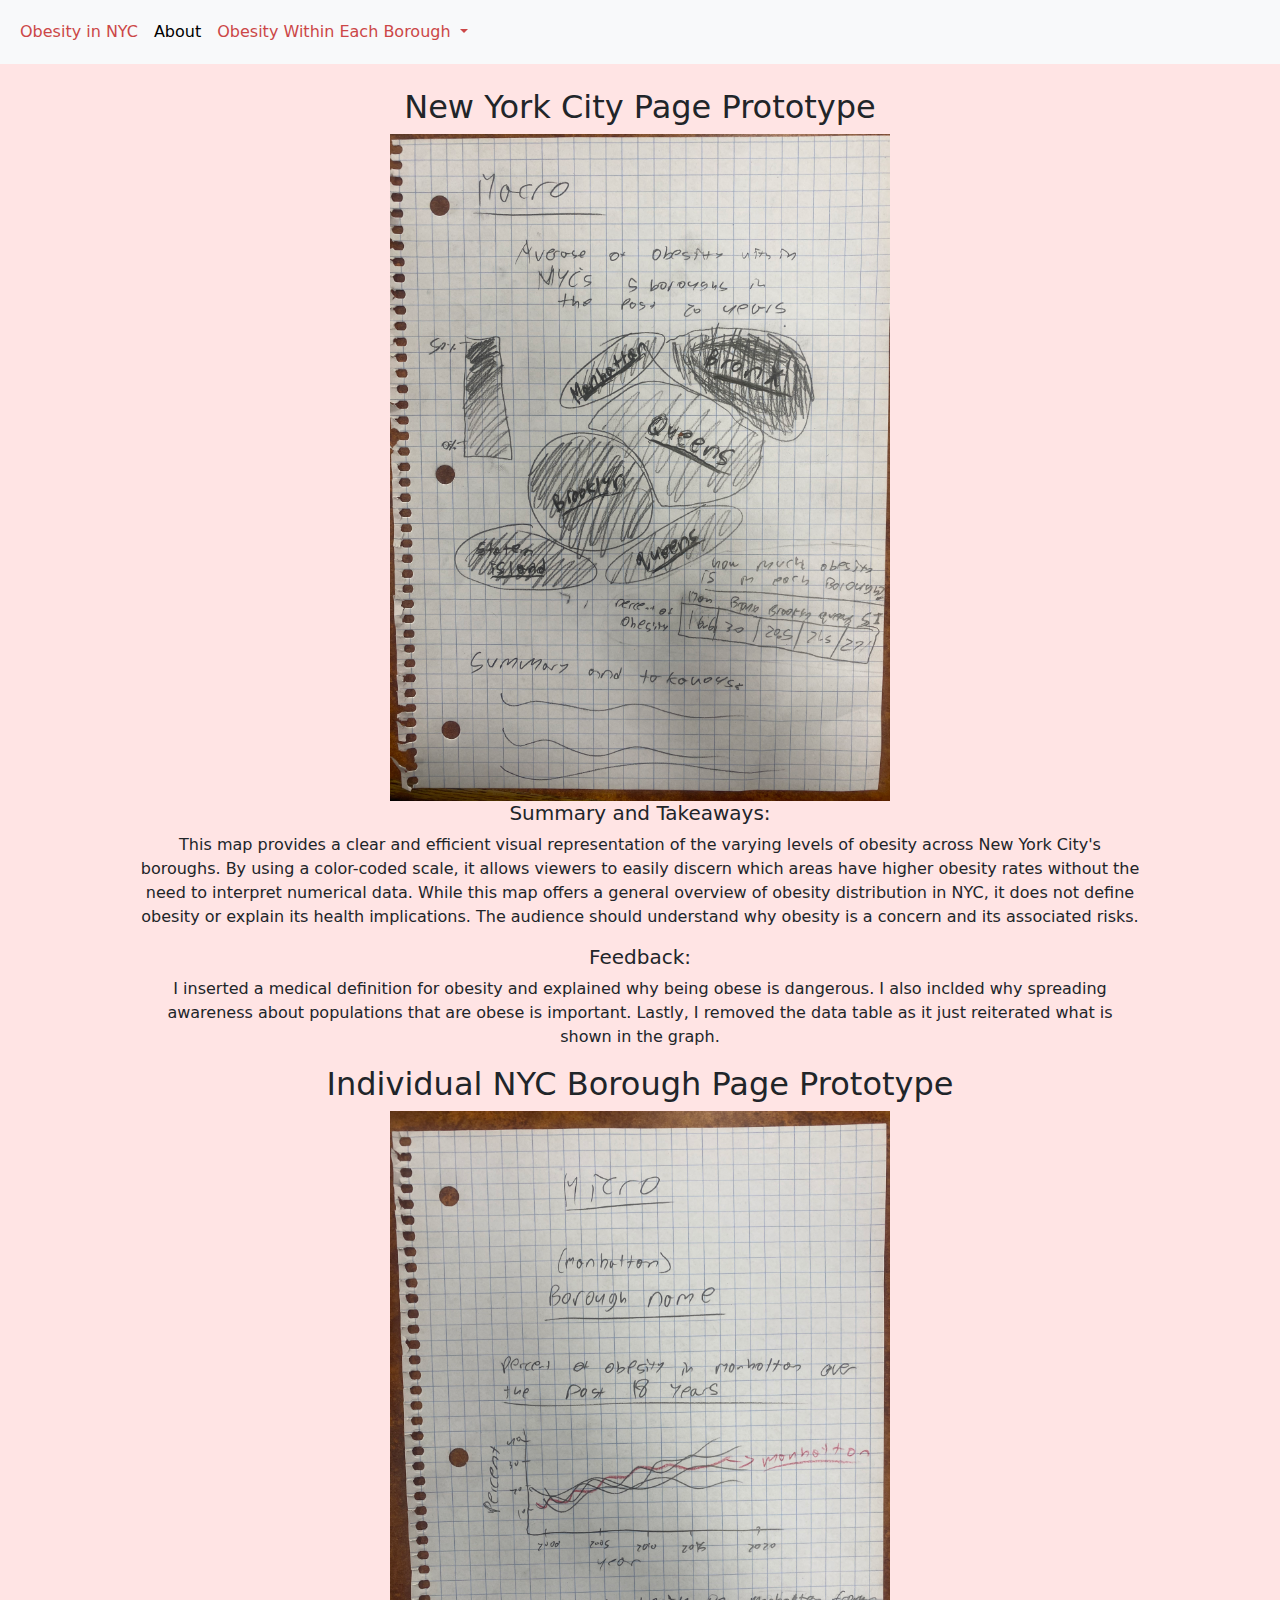
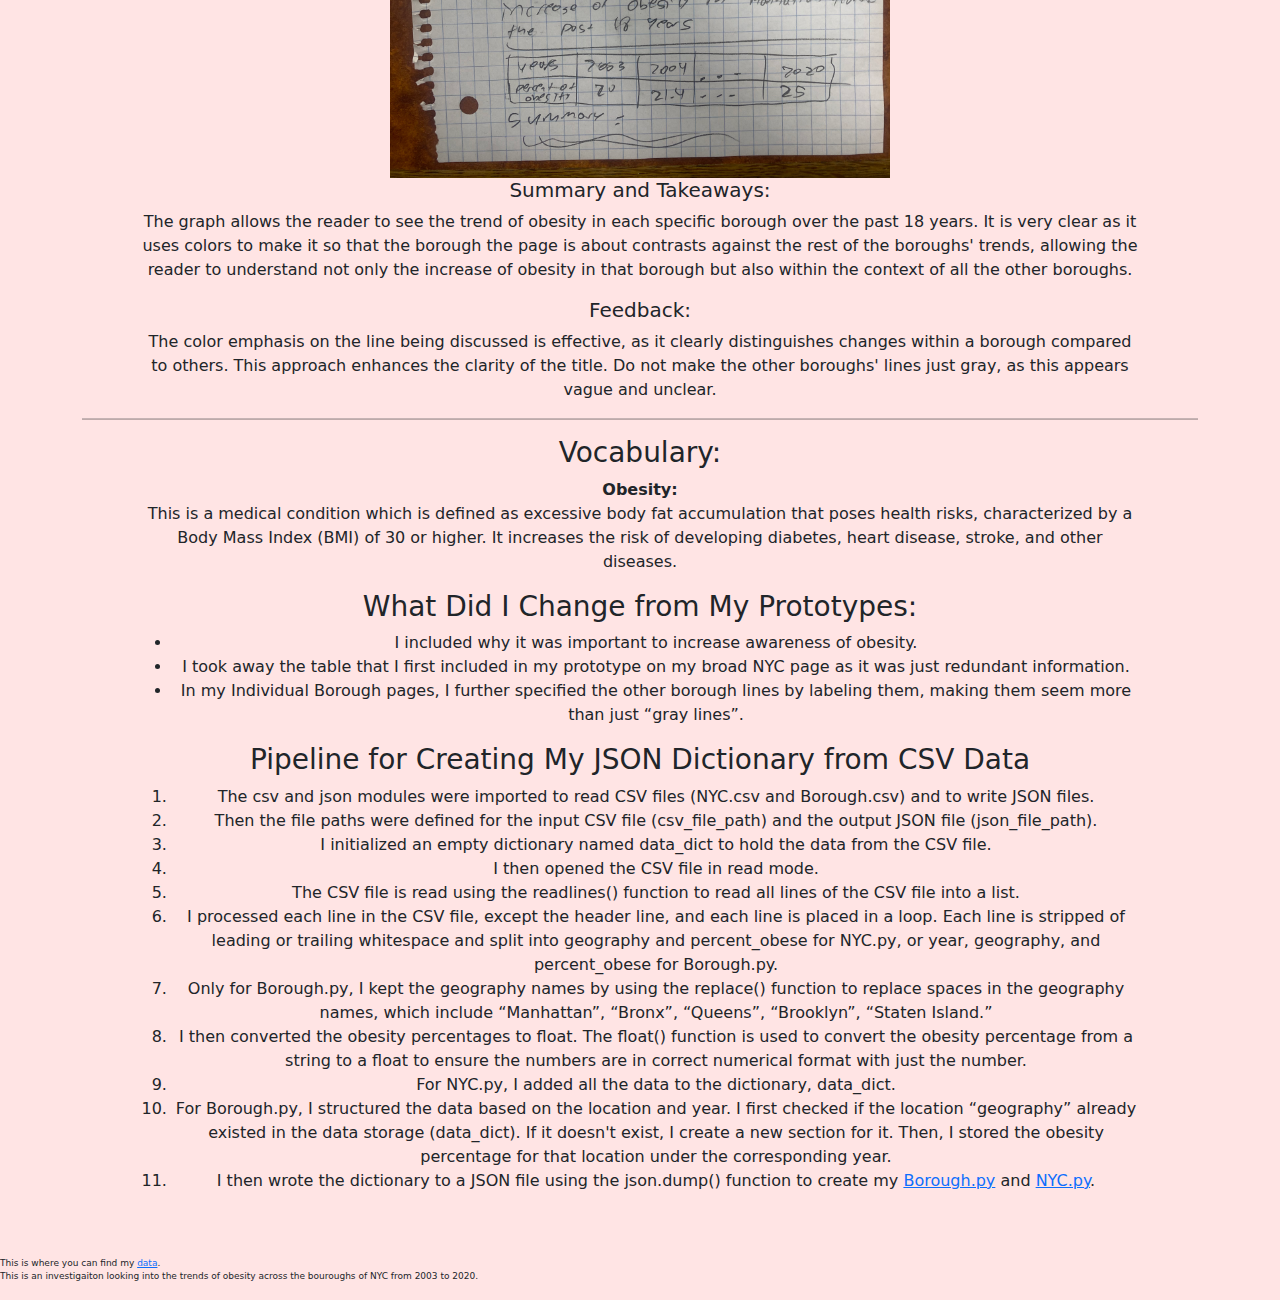
<file: templates/about.html>
<!DOCTYPE html>
<html lang="en">
<head>
    <meta charset="UTF-8">
    <meta name="viewport" content="width=device-width, initial-scale=1.0">
    <title>About page</title>
    <link rel="stylesheet" href="/static/styles.css">
    <link href="https://cdn.jsdelivr.net/npm/bootstrap@5.2.3/dist/css/bootstrap.min.css" rel="stylesheet">

    <style>
        body {
            background-color: #ffe4e4; 
        }
    </style>


</head>
<body>
    <header>
        <nav class="navbar navbar-expand-lg bg-light">
            <div class="container-fluid">
                <button class="navbar-toggler" type="button" data-bs-toggle="collapse" data-bs-target="#navbarNavDropdown" aria-controls="navbarNavDropdown" aria-expanded="false" aria-label="Toggle navigation">
                    <span class="navbar-toggler-icon"></span>
                </button>
                <div class="collapse navbar-collapse" id="navbarNavDropdown">
                    <ul class="navbar-nav">
                        <li class="nav-item">
                            <a class="nav-link" href="/index">Obesity in NYC</a>
                        </li>
                        <li class="nav-item">
                            <a class="nav-link active" aria-current="page" href="/about">About</a>
                        </li>
                        <li class="nav-item dropdown">
                            <a class="nav-link dropdown-toggle" href="#" role="button" data-bs-toggle="dropdown" aria-expanded="false">
                                Obesity Within Each Borough
                            </a>
                            <ul class="dropdown-menu">
                                <li><a class="dropdown-item" href="/manhattan">Manhattan</a></li>
                                <li><a class="dropdown-item" href="/queens">Queens</a></li>
                                <li><a class="dropdown-item" href="/bronx">Bronx</a></li>
                                <li><a class="dropdown-item" href="/brooklyn">Brooklyn</a></li>
                                <li><a class="dropdown-item" href="/si">Staten Island</a></li>
                            </ul>
                        </li>
                    </ul>
                </div>
            </div>
        </nav>
    </header>
    <main class="container mt-3">
        <section id="macro" class="text-center">
            <h2  class="mt-4">New York City Page Prototype</h2>
            <img src="/static/macro.jpg" alt="Macro Analysis" class="img-fluid mx-auto d-block" style="max-width: 500px;">

            <h5>Summary and Takeaways:</h5>

            <p class="mx-auto" style="max-width: 1000px;">This map provides a clear and efficient visual representation of the varying levels of obesity across New York City's boroughs. By using a color-coded scale, it allows viewers to easily discern which areas have higher obesity rates without the need to interpret numerical data. While this map offers a general overview of obesity distribution in NYC, it does not define obesity or explain its health implications. The audience should understand why obesity is a concern and its associated risks.</p>

            <h5>Feedback:</h5>


            <p class="mx-auto" style="max-width: 1000px;">I inserted a medical definition for obesity and explained why being obese is dangerous. I also inclded why spreading awareness about populations that are obese is important. Lastly, I removed the data table as it just reiterated what is shown in the graph.</p>
        </section>

        <section id="micro" class="text-center">
            <h2>Individual NYC Borough Page Prototype</h2>
            <img src="/static/micro.jpg" alt="Micro Analysis" class="img-fluid mx-auto d-block" style="max-width: 500px;">

            <h5>Summary and Takeaways:</h5>

            <p class="mx-auto" style="max-width: 1000px;">The graph allows the reader to see the trend of obesity in each specific borough over the past 18 years. It is very clear as it uses colors to make it so that the borough the page is about contrasts against the rest of the boroughs' trends, allowing the reader to understand not only the increase of obesity in that borough but also within the context of all the other boroughs.</p>

            <h5>Feedback:</h5>


            <p class="mx-auto" style="max-width: 1000px;">The color emphasis on the line being discussed is effective, as it clearly distinguishes changes within a borough compared to others. This approach enhances the clarity of the title. Do not make the other boroughs' lines just gray, as this appears vague and unclear.</p>
        </section>

        <hr>


        <section class="vocabulary text-center">
            <h3>Vocabulary:</h3>
            <dl class="mx-auto" style="max-width: 1000px;">
                <dt>Obesity:</dt>
                <dd>This is a medical condition which is defined as excessive body fat accumulation that poses health risks, characterized by a Body Mass Index (BMI) of 30 or higher. It increases the risk of developing diabetes, heart disease, stroke, and other diseases.</dd>
            </dl>
        </section>


        <section class="changes text-center">
            <h3>What Did I Change from My Prototypes:</h3>
            <ul class="mx-auto" style="max-width: 1000px;">
                <li>I included why it was important to increase awareness of obesity.</li>
                <li>I took away the table that I first included in my prototype on my broad NYC page as it was just redundant information.</li>
                <li>In my Individual Borough pages, I further specified the other borough lines by labeling them, making them seem more than just “gray lines”.</li>
            </ul>
        </section>

        <section id="pipeline" class="text-center">
            <h3>Pipeline for Creating My JSON Dictionary from CSV Data</h3>
            <ol class="mx-auto" style="max-width: 1000px;">
                    <li>The csv and json modules were imported to read CSV files (NYC.csv and Borough.csv) and to write JSON files.</li>
                    <li>Then the file paths were defined for the input CSV file (csv_file_path) and the output JSON file (json_file_path).</li>
                    <li>I initialized an empty dictionary named data_dict to hold the data from the CSV file.</li>
                    <li>I then opened the CSV file in read mode.</li>
                    <li>The CSV file is read using the readlines() function to read all lines of the CSV file into a list.</li>
                    <li>I processed each line in the CSV file, except the header line, and each line is placed in a loop. Each line is stripped of leading or trailing whitespace and split into geography and percent_obese for NYC.py, or year, geography, and percent_obese for Borough.py.</li>
                    <li>Only for Borough.py, I kept the geography names by using the replace() function to replace spaces in the geography names, which include “Manhattan”, “Bronx”, “Queens”, “Brooklyn”, “Staten Island.”</li>
                    <li>I then converted the obesity percentages to float. The float() function is used to convert the obesity percentage from a string to a float to ensure the numbers are in correct numerical format with just the number.</li>
                    <li>For NYC.py, I added all the data to the dictionary, data_dict.</li>
                    <li>For Borough.py, I structured the data based on the location and year. I first checked if the location “geography” already existed in the data storage (data_dict). If it doesn't exist, I create a new section for it. Then, I stored the obesity percentage for that location under the corresponding year.</li>
                    <li>I then wrote the dictionary to a JSON file using the json.dump() function to create my <a href="data/Borough.py">Borough.py</a> and <a href="">NYC.py</a>.</li>
            </ol>
        </section>
    </main>
<br>
<br>
    <footer>
        <p style="font-size: 9px;"> 
        
        This is where you can find my <a href="https://a816-dohbesp.nyc.gov/IndicatorPublic/data-explorer/overweight/?id=2063#display=summary">data</a>.
<br>
        This is an investigaiton looking into the trends of obesity across the bouroughs of NYC from 2003 to 2020.
        
        </p>
    </footer>
    <script src="https://cdn.jsdelivr.net/npm/bootstrap@5.2.3/dist/js/bootstrap.bundle.min.js" integrity="sha384-kenU1KFdBIe4zVF0s0G1M5b4hcpxyD9F7jL+jjXkk+Q2h455rYXK/7HAuoJl+0I4" crossorigin="anonymous"></script>
</body>
</html>
</file>
<file: static/styles.css>
table {
  width: 100%;
  border-collapse: collapse;
  margin: 25px 0;
  font-size: 0.9em;
  font-family: sans-serif;
  min-width: 400px;
  box-shadow: 0 0 20px rgba(0,0,0,0.15);
}

th, td {
  padding: 12px 15px;
}

th {
  background-color: #009879;
  color: #ffffff;
  text-align: center;
}

tr:nth-of-type(even) {
  background-color: #f3f3f3;
}

tr:last-of-type {
  border-bottom: 2px solid #009879;
}

path {
  transition: fill 1s; /* Smooth transition for color change */
}
path:hover {
  fill: rgba(255, 255, 255, 0.398); /* Apply a light white overlay */
  mix-blend-mode: lighten; /* Ensures the fill color lightens */
}

polyline {
  opacity: 0.8
}
polyline:hover {
  opacity: 1
}
dotted {
  opacity: 0.5
}


.navbar a {
  color: rgb(204, 71, 71);
  padding: 12px; 
}

.navbar a:hover {
  background-color: #ff6f6f;
}

hr {
  height: 2px; 
  background-color: rgb(0, 0, 0);
}
</file>
